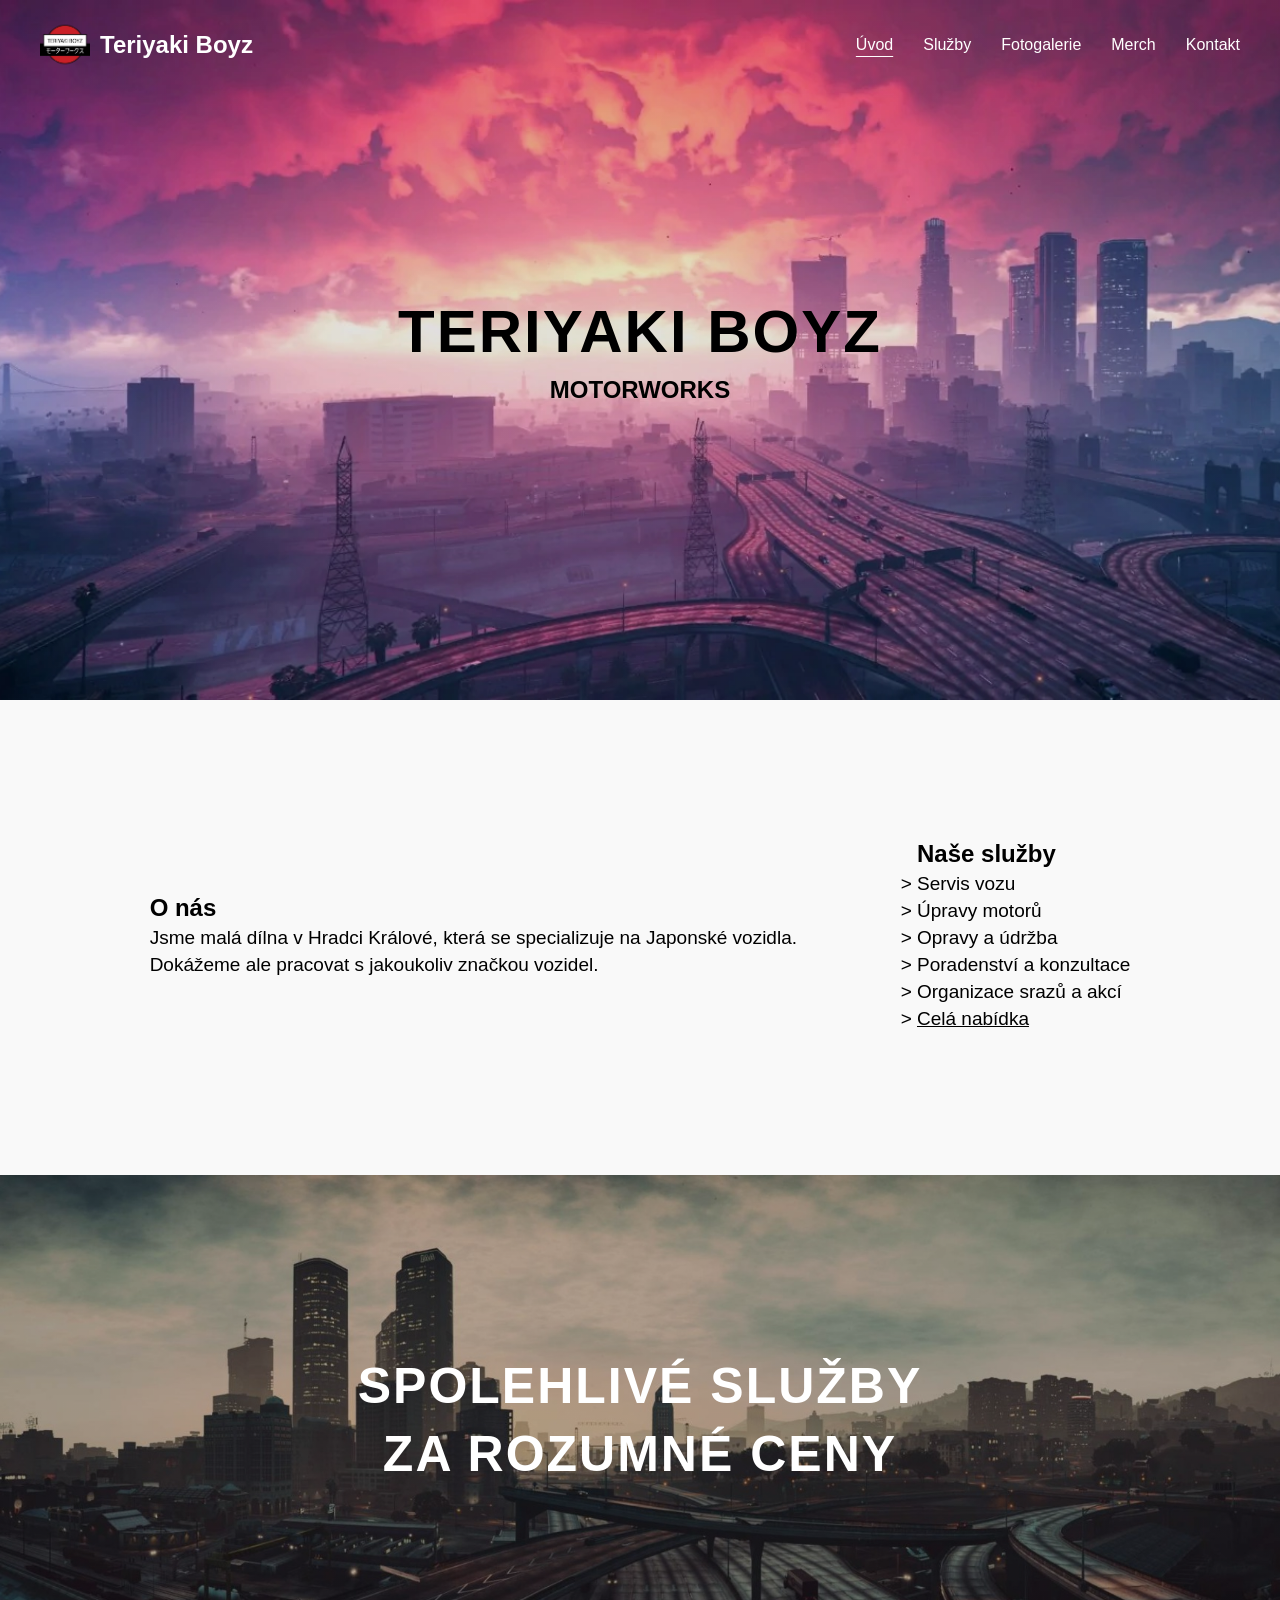
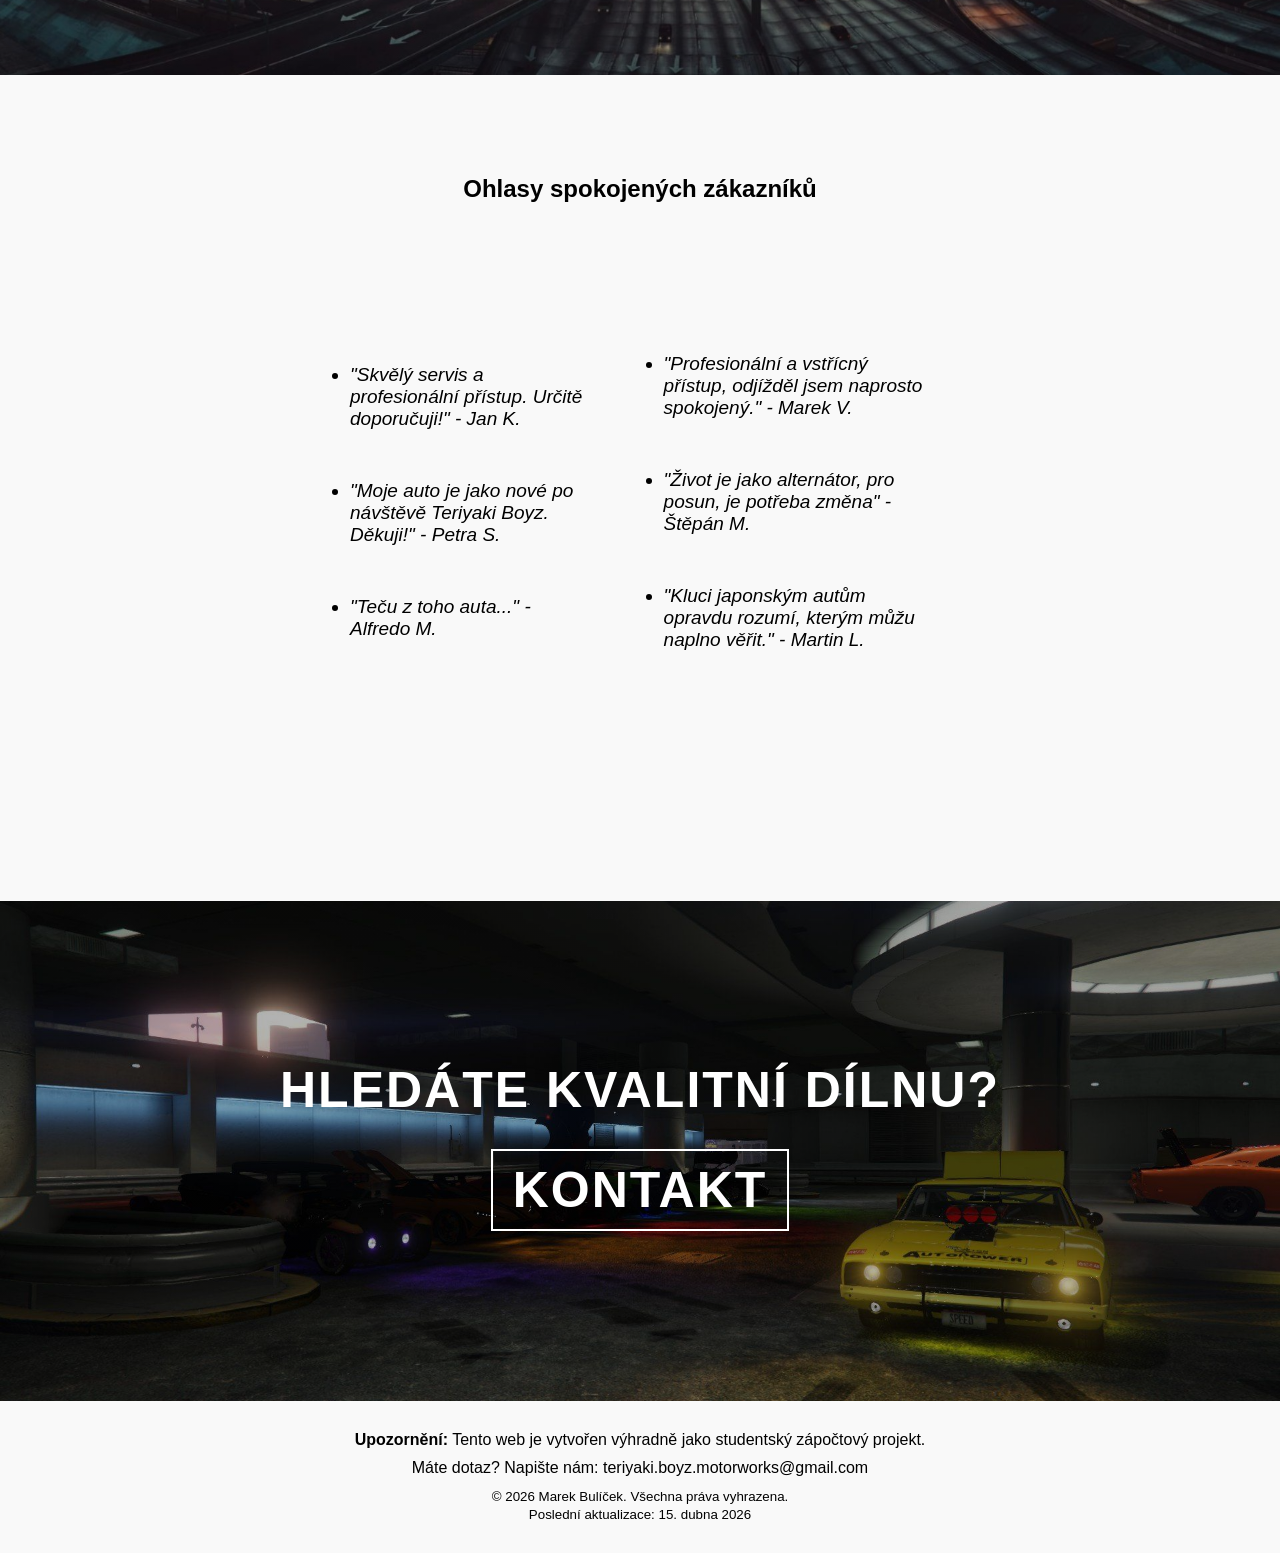
<file: index.html>
<!DOCTYPE html>
<html lang="en">

<head>
    <meta charset="UTF-8">
    <meta name="viewport" content="width=device-width, initial-scale=1.0">
    <title>Úvodní stránka : Teriyaki Boyz</title>
    <link rel="stylesheet" href="style/same-style.css">
    <link rel="stylesheet" href="style/main.css">
    <link rel="icon" href="images/Teriyaki-boyz.png" type="image/x-icon">
</head>

<body>

    <header class="header">
        <div class="logo">
            <img src="images/Teriyaki-boyz.png" alt="Teriyaki Boyz logo">
            <a href="index.html">Teriyaki Boyz</a>
        </div>

        <nav>
            <input type="checkbox" id="menu-toggle" class="menu-checkbox">
            <label for="menu-toggle" class="menu-ikona">
                <span class="cara"></span>
                <span class="cara"></span>
                <span class="cara"></span>
            </label>

            <ul class="hlavni-menu">
                <li><a href="index.html" class="aktivni">Úvod</a></li>
                <li><a href="services.html">Služby</a></li>
                <li><a href="photogalery.html">Fotogalerie</a></li>
                <li><a href="merch.html">Merch</a></li>
                <li><a href="contact.html">Kontakt</a></li>
            </ul>
        </nav>
    </header>

    <!-- Main logo with text -->
    <section class="hero-banner">
        <div class="hero-obsah">
            <h1>TERIYAKI BOYZ</h1>
            <h2>MOTORWORKS</h2>
        </div>
    </section>

    <!-- Information section about the company and services -->
    <section class="info">
        <div class="o-nas">
            <h2>O nás</h2>
            <p>Jsme malá dílna v Hradci Králové, která se specializuje na Japonské vozidla.</p>
            <p>Dokážeme ale pracovat s jakoukoliv značkou vozidel.</p>
        </div>

        <div class="sluzby">
            <h2>Naše služby</h2>
            <ul>
                <li>Servis vozu</li>
                <li>Úpravy motorů</li>
                <li>Opravy a údržba</li>
                <li>Poradenství a konzultace</li>
                <li>Organizace srazů a akcí</li>
                <li><a class="odkaz-services" href="services.html">Celá nabídka</a></li>
            </ul>
        </div>
    </section>

    <!-- Background image with slogan-->
    <section class="hero-banner-2">
        <div class="hero-obsah-2">
            <h2>SPOLEHLIVÉ SLUŽBY</h2>
            <h2>ZA ROZUMNÉ CENY</h2>
        </div>
    </section>

    <section class="ohlasy-zakazniku">
        <h2>Ohlasy spokojených zákazníků</h2>
        <div class="ohlasy">
            <div class="ohlasy1">
                <ul>
                    <li>"Skvělý servis a profesionální přístup. Určitě doporučuji!" - Jan K.</li>
                    <li>"Moje auto je jako nové po návštěvě Teriyaki Boyz. Děkuji!" - Petra S.</li>
                    <li>"Teču z toho auta..." - Alfredo M.</li>
                </ul>
            </div>

            <div class="ohlasy2">
                <ul>
                    <li>"Profesionální a vstřícný přístup, odjížděl jsem naprosto spokojený." - Marek V.</li>
                    <li>"Život je jako alternátor, pro posun, je potřeba změna" - Štěpán M.</li>
                    <li>"Kluci japonským autům opravdu rozumí, kterým můžu naplno věřit." - Martin L.</li>
                </ul>
            </div>
        </div>
    </section>

    <!-- Background image with contact information-->
    <section class="hero-banner-3">
        <div class="hero-obsah-3">
            <h2>HLEDÁTE KVALITNÍ DÍLNU?</h2>
            <h2><a class="kontakt" href="contact.html">KONTAKT</a></h2>
        </div>
    </section>

    <!-- Footer with contact information and copyright -->
    <section class="zapati">
        <div class="zapati-text">
            <p class="skolni-projekt">
                <b>Upozornění:</b> Tento web je vytvořen výhradně jako studentský zápočtový projekt.
            </p>
            <p>Máte dotaz? Napište nám: <a class="email"
                    href="mailto:teriyaki.boyz.motorworks@gmail.com">teriyaki.boyz.motorworks@gmail.com</a></p>
            <p>
                <small>&copy; 2026 Marek Bulíček. Všechna práva vyhrazena.</small><br>
                <small>Poslední aktualizace: 15. dubna 2026</small>
            </p>
        </div>
    </section>

</body>

</html>
</file>
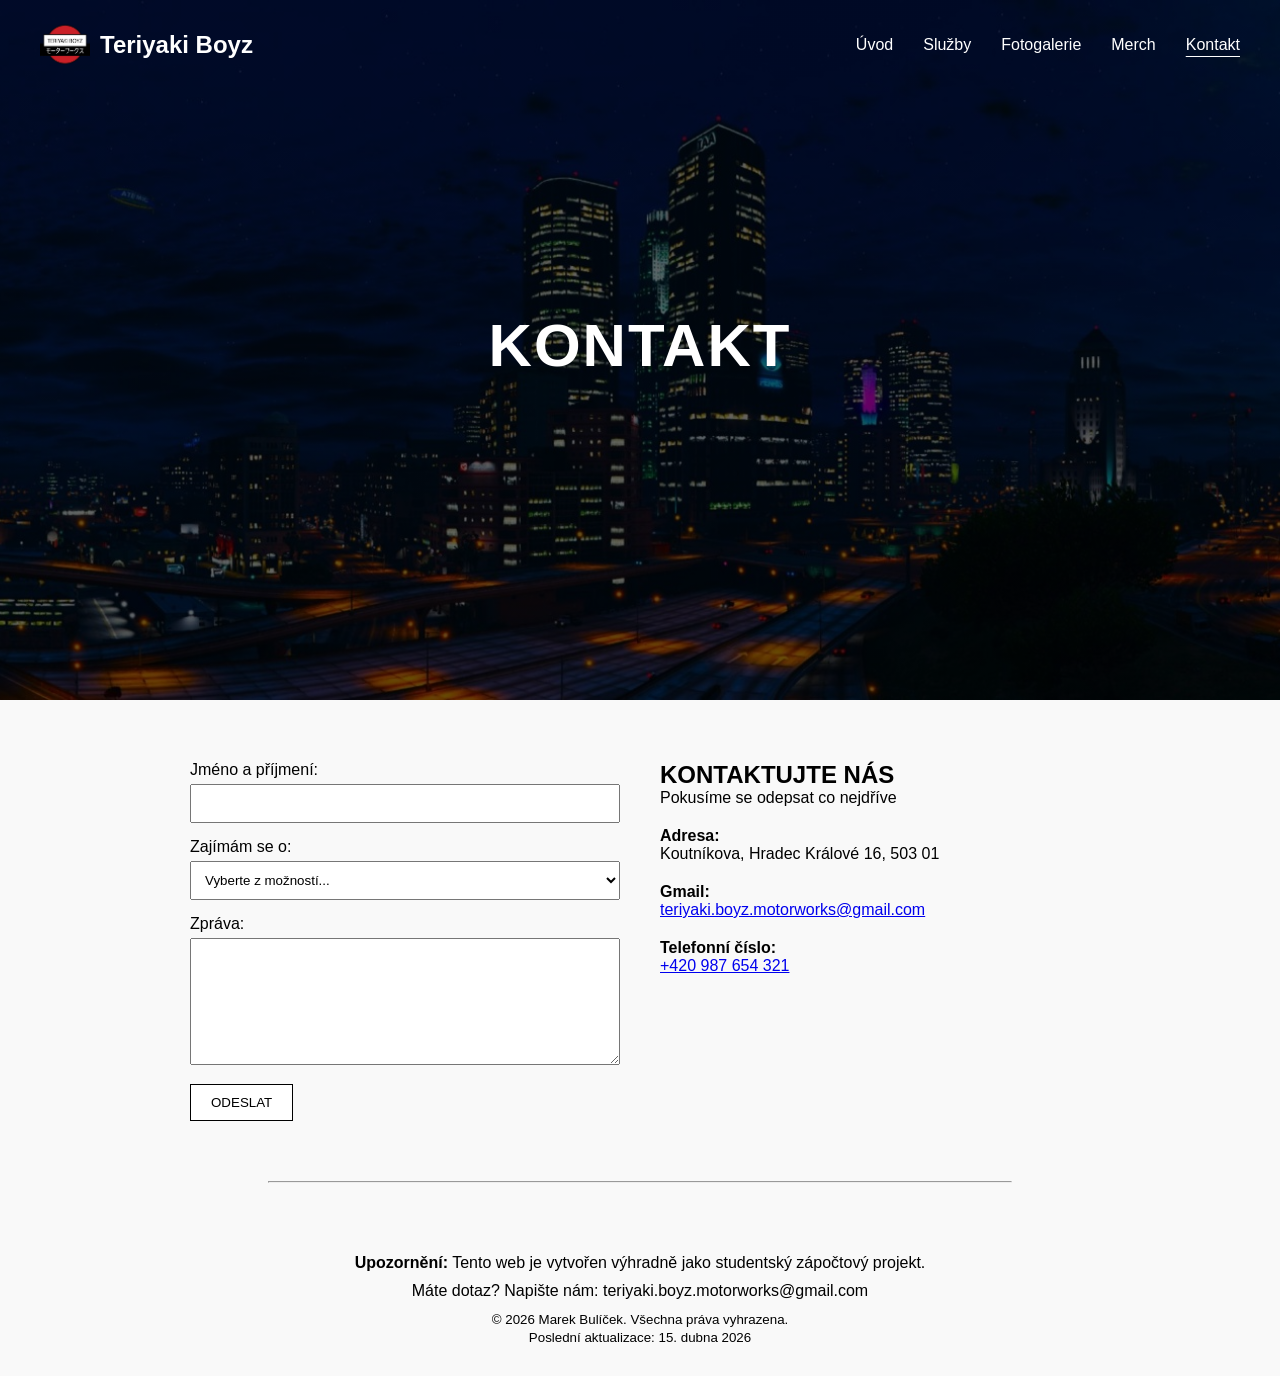
<file: contact.html>
<!DOCTYPE html>
<html lang="en">

<head>
    <meta charset="UTF-8">
    <meta name="viewport" content="width=device-width, initial-scale=1.0">
    <title>Kontakt : Teriyaki Boyz</title>
    <link rel="stylesheet" href="style/same-style.css">
    <link rel="stylesheet" href="style/contact.css">
    <link rel="icon" href="images/Teriyaki-boyz.png" type="image/x-icon">
</head>

<body>

    <header class="header">
        <div class="logo">
            <img src="images/Teriyaki-boyz.png" alt="Teriyaki Boyz logo">
            <a href="index.html">Teriyaki Boyz</a>
        </div>

        <nav>
            <input type="checkbox" id="menu-toggle" class="menu-checkbox">

            <label for="menu-toggle" class="menu-ikona">
                <span class="cara"></span>
                <span class="cara"></span>
                <span class="cara"></span>
            </label>

            <ul class="hlavni-menu">
                <li><a href="index.html">Úvod</a></li>
                <li><a href="services.html">Služby</a></li>
                <li><a href="photogalery.html">Fotogalerie</a></li>
                <li><a href="merch.html">Merch</a></li>
                <li><a href="contact.html" class="aktivni">Kontakt</a></li>
            </ul>
        </nav>
    </header>

    <!-- Main logo with text -->
    <section class="hero-banner">
        <div class="hero-obsah">
            <h1>KONTAKT</h1>
        </div>
    </section>

    <!-- Contact section with form and contact details -->
    <section class="kontakt-sekce">
        <div class="kontakt-grid">

            <div class="kontakt-formular">
                <form action="#" method="POST">

                    <label for="jmeno">Jméno a příjmení:</label>
                    <input type="text" id="jmeno" name="jmeno" required>

                    <label for="sluzba">Zajímám se o:</label>
                    <select id="sluzba" name="sluzba" required>
                        <option value="" disabled selected>Vyberte z možností...</option>
                        <option value="merch">Rezervace merche</option>
                        <option value="oprava">Oprava</option>
                        <option value="tuning">Tuning</option>
                        <option value="import">Import vozidla</option>
                    </select>

                    <label for="zprava">Zpráva:</label>
                    <textarea id="zprava" name="zprava" rows="7" required></textarea>

                    <button type="submit" class="btn-odeslat">ODESLAT</button>

                </form>
            </div>

            <div class="kontakt-udaje">
                <h2>KONTAKTUJTE NÁS</h2>
                <p class="podnadpis">Pokusíme se odepsat co nejdříve</p>

                <address>
                    <div class="kontakt-polozka">
                        <strong>Adresa:</strong><br>
                        <p>Koutníkova, Hradec Králové 16, 503 01</p>
                    </div>

                    <div class="kontakt-polozka">
                        <strong>Gmail:</strong><br>
                        <a href="mailto:teriyaki.boyz.motorworks@gmail.com">teriyaki.boyz.motorworks@gmail.com</a>
                    </div>

                    <div class="kontakt-polozka">
                        <strong>Telefonní číslo:</strong><br>
                        <a href="tel:+420123456789">+420 987 654 321</a>
                    </div>
                </address>
            </div>

        </div>
        <hr>

    </section>

    <!-- Footer with contact information and copyright -->
    <section class="zapati">
        <div class="zapati-text">
            <p class="skolni-projekt">
                <b>Upozornění:</b> Tento web je vytvořen výhradně jako studentský zápočtový projekt.
            </p>
            <p>Máte dotaz? Napište nám: <a class="email"
                    href="mailto:teriyaki.boyz.motorworks@gmail.com">teriyaki.boyz.motorworks@gmail.com</a></p>
            <p>
                <small>&copy; 2026 Marek Bulíček. Všechna práva vyhrazena.</small><br>
                <small>Poslední aktualizace: 15. dubna 2026</small>
            </p>
        </div>
    </section>

</body>

</html>
</file>
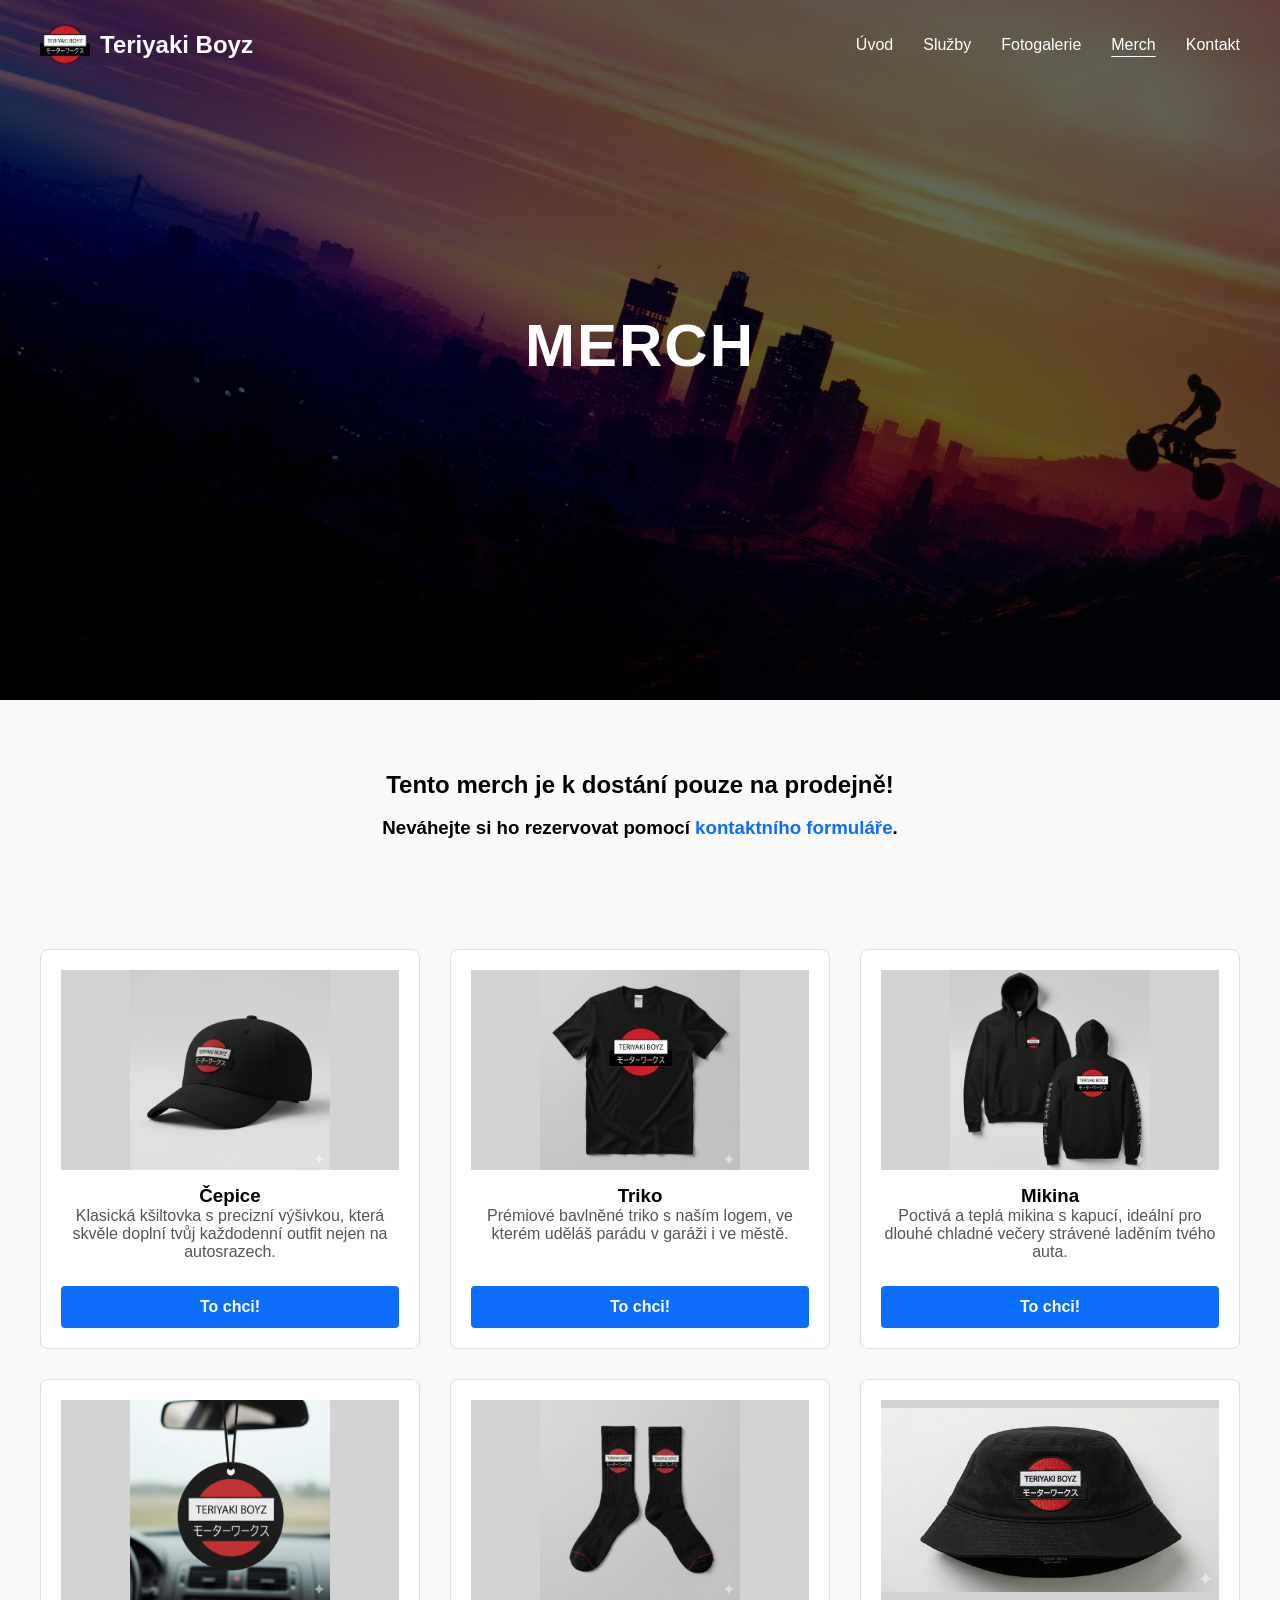
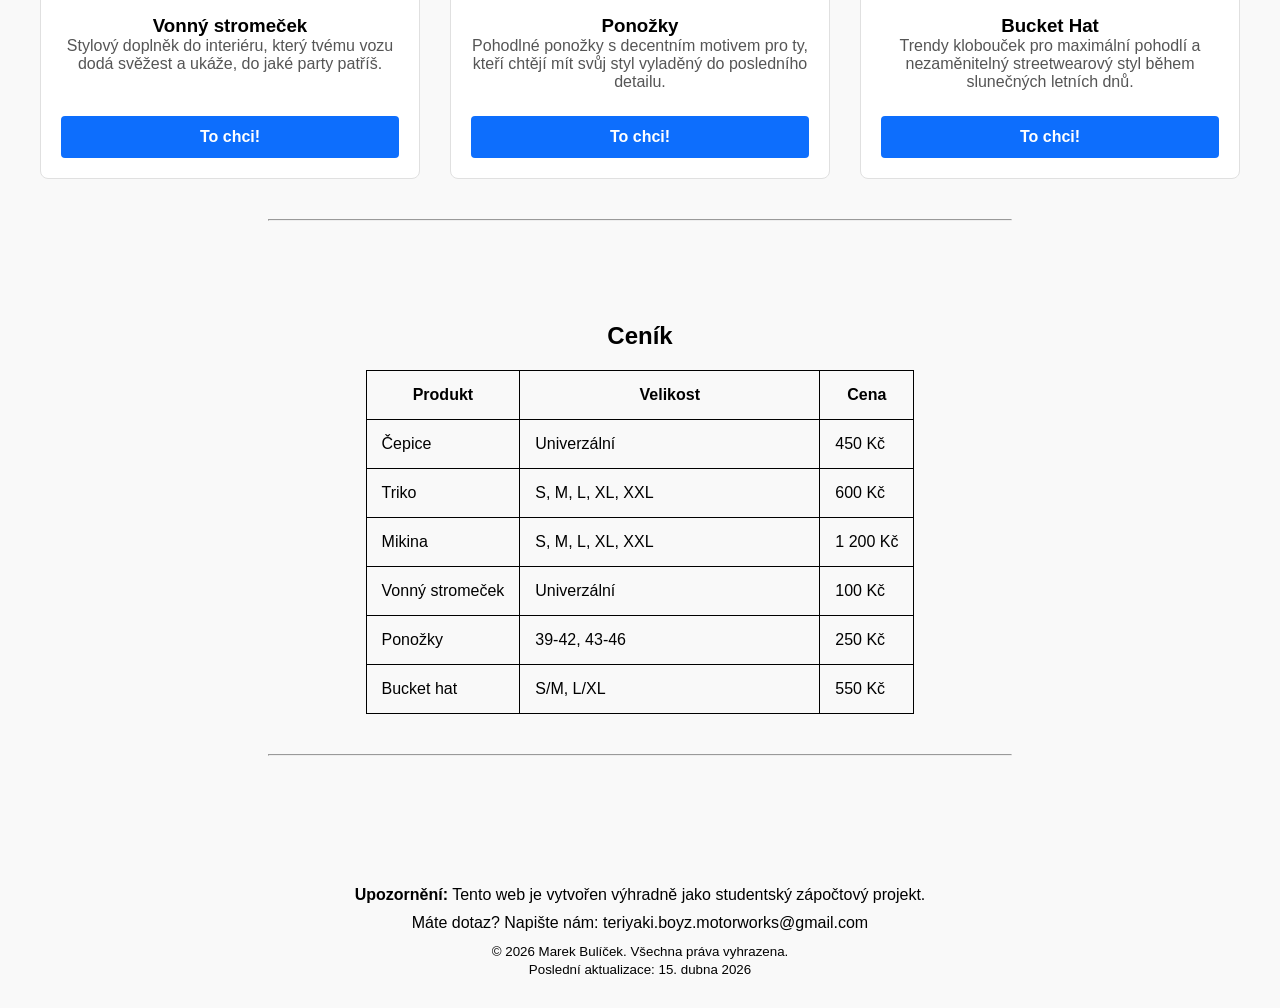
<file: merch.html>
<!DOCTYPE html>
<html lang="en">

<head>
    <meta charset="UTF-8">
    <meta name="viewport" content="width=device-width, initial-scale=1.0">
    <title>Merch : Teriyaki Boyz</title>
    <link rel="stylesheet" href="style/merch.css">
    <link rel="stylesheet" href="style/same-style.css">
    <link rel="icon" href="images/Teriyaki-boyz.png" type="image/x-icon">
</head>

<body>

    <header class="header">
        <div class="logo">
            <img src="images/Teriyaki-boyz.png" alt="Teriyaki Boyz logo">
            <a href="index.html">Teriyaki Boyz</a>
        </div>

        <nav>
            <input type="checkbox" id="menu-toggle" class="menu-checkbox">

            <label for="menu-toggle" class="menu-ikona">
                <span class="cara"></span>
                <span class="cara"></span>
                <span class="cara"></span>
            </label>

            <ul class="hlavni-menu">
                <li><a href="index.html">Úvod</a></li>
                <li><a href="services.html">Služby</a></li>
                <li><a href="photogalery.html">Fotogalerie</a></li>
                <li><a href="merch.html" class="aktivni">Merch</a></li>
                <li><a href="contact.html">Kontakt</a></li>
            </ul>
        </nav>
    </header>

    <!-- Main logo with text -->
    <section class="hero-banner">
        <div class="hero-obsah">
            <h1>MERCH</h1>
        </div>
    </section>

    <!-- Merch section -->
    <section class="sekce-merch">
        <div class="nadpis">
            <h2>Tento merch je k dostání pouze na prodejně!</h2> <br>
            <h3>
                Neváhejte si ho rezervovat pomocí <a class="odkaz-formular" href="contact.html">kontaktního
                    formuláře</a>.
            </h3>
        </div>
        <div class="merch-grid">
            <article class="merch-karta">
                <img src="images/merch/čepice.png" alt="Černá čepice s logem Teriyaki Boyz">
                <h3>Čepice</h3>
                <p>Klasická kšiltovka s precizní výšivkou, která skvěle doplní tvůj každodenní outfit nejen na
                    autosrazech.</p>
                <a href="contact.html" class="btn-rezervovat">To chci!</a>
            </article>

            <article class="merch-karta">
                <img src="images/merch/triko.png" alt="Černé triko s logem Teriyaki Boyz">
                <h3>Triko</h3>
                <p>Prémiové bavlněné triko s naším logem, ve kterém uděláš parádu v garáži i ve městě.</p>
                <a href="contact.html" class="btn-rezervovat">To chci!</a>
            </article>

            <article class="merch-karta">
                <img src="images/merch/mikina.png" alt="Černá mikina s logem Teriyaki Boyz">
                <h3>Mikina</h3>
                <p>Poctivá a teplá mikina s kapucí, ideální pro dlouhé chladné večery strávené laděním tvého auta.</p>
                <a href="contact.html" class="btn-rezervovat">To chci!</a>
            </article>

            <article class="merch-karta">
                <img src="images/merch/stromek.png" alt="Černý vonný stromeček s logem Teriyaki Boyz">
                <h3>Vonný stromeček</h3>
                <p>Stylový doplněk do interiéru, který tvému vozu dodá svěžest a ukáže, do jaké party patříš.</p>
                <a href="contact.html" class="btn-rezervovat">To chci!</a>
            </article>

            <article class="merch-karta">
                <img src="images/merch/ponožky.png" alt="Černé ponožky s logem Teriyaki Boyz">
                <h3>Ponožky</h3>
                <p>Pohodlné ponožky s decentním motivem pro ty, kteří chtějí mít svůj styl vyladěný do posledního
                    detailu.</p>
                <a href="contact.html" class="btn-rezervovat">To chci!</a>
            </article>

            <article class="merch-karta">
                <img src="images/merch/bucket-hat.png" alt="Černá Bucket Hat s logem Teriyaki Boyz">
                <h3>Bucket Hat</h3>
                <p>Trendy klobouček pro maximální pohodlí a nezaměnitelný streetwearový styl během slunečných letních
                    dnů.</p>
                <a href="contact.html" class="btn-rezervovat">To chci!</a>
            </article>
        </div>
        <hr>
    </section>

    <!-- Pricing section -->
    <section class="cenik">
        <h2>Ceník</h2>
        <div class="tabulka">
            <table>
                <thead>
                    <tr>
                        <th>Produkt</th>
                        <th class="middle">Velikost</th>
                        <th>Cena</th>
                    </tr>
                </thead>
                <tbody>
                    <tr>
                        <td>Čepice</td>
                        <td class="middle">Univerzální</td>
                        <td>450 Kč</td>
                    </tr>
                    <tr>
                        <td>Triko</td>
                        <td class="middle">S, M, L, XL, XXL</td>
                        <td>600 Kč</td>
                    </tr>
                    <tr>
                        <td>Mikina</td>
                        <td class="middle">S, M, L, XL, XXL</td>
                        <td>1 200 Kč</td>
                    </tr>
                    <tr>
                        <td>Vonný stromeček</td>
                        <td class="middle">Univerzální</td>
                        <td>100 Kč</td>
                    </tr>
                    <tr>
                        <td>Ponožky</td>
                        <td class="middle">39-42, 43-46</td>
                        <td>250 Kč</td>
                    </tr>
                    <tr>
                        <td>Bucket hat</td>
                        <td class="middle">S/M, L/XL</td>
                        <td>550 Kč</td>
                    </tr>
                </tbody>
            </table>
        </div>
        <hr>
    </section>

    <!-- Footer with contact information and copyright -->
    <section class="zapati">
        <div class="zapati-text">
            <p class="skolni-projekt">
                <b>Upozornění:</b> Tento web je vytvořen výhradně jako studentský zápočtový projekt.
            </p>
            <p>Máte dotaz? Napište nám: <a class="email"
                    href="mailto:teriyaki.boyz.motorworks@gmail.com">teriyaki.boyz.motorworks@gmail.com</a></p>
            <p>
                <small>&copy; 2026 Marek Bulíček. Všechna práva vyhrazena.</small><br>
                <small>Poslední aktualizace: 15. dubna 2026</small>
            </p>
        </div>
    </section>

</body>

</html>
</file>
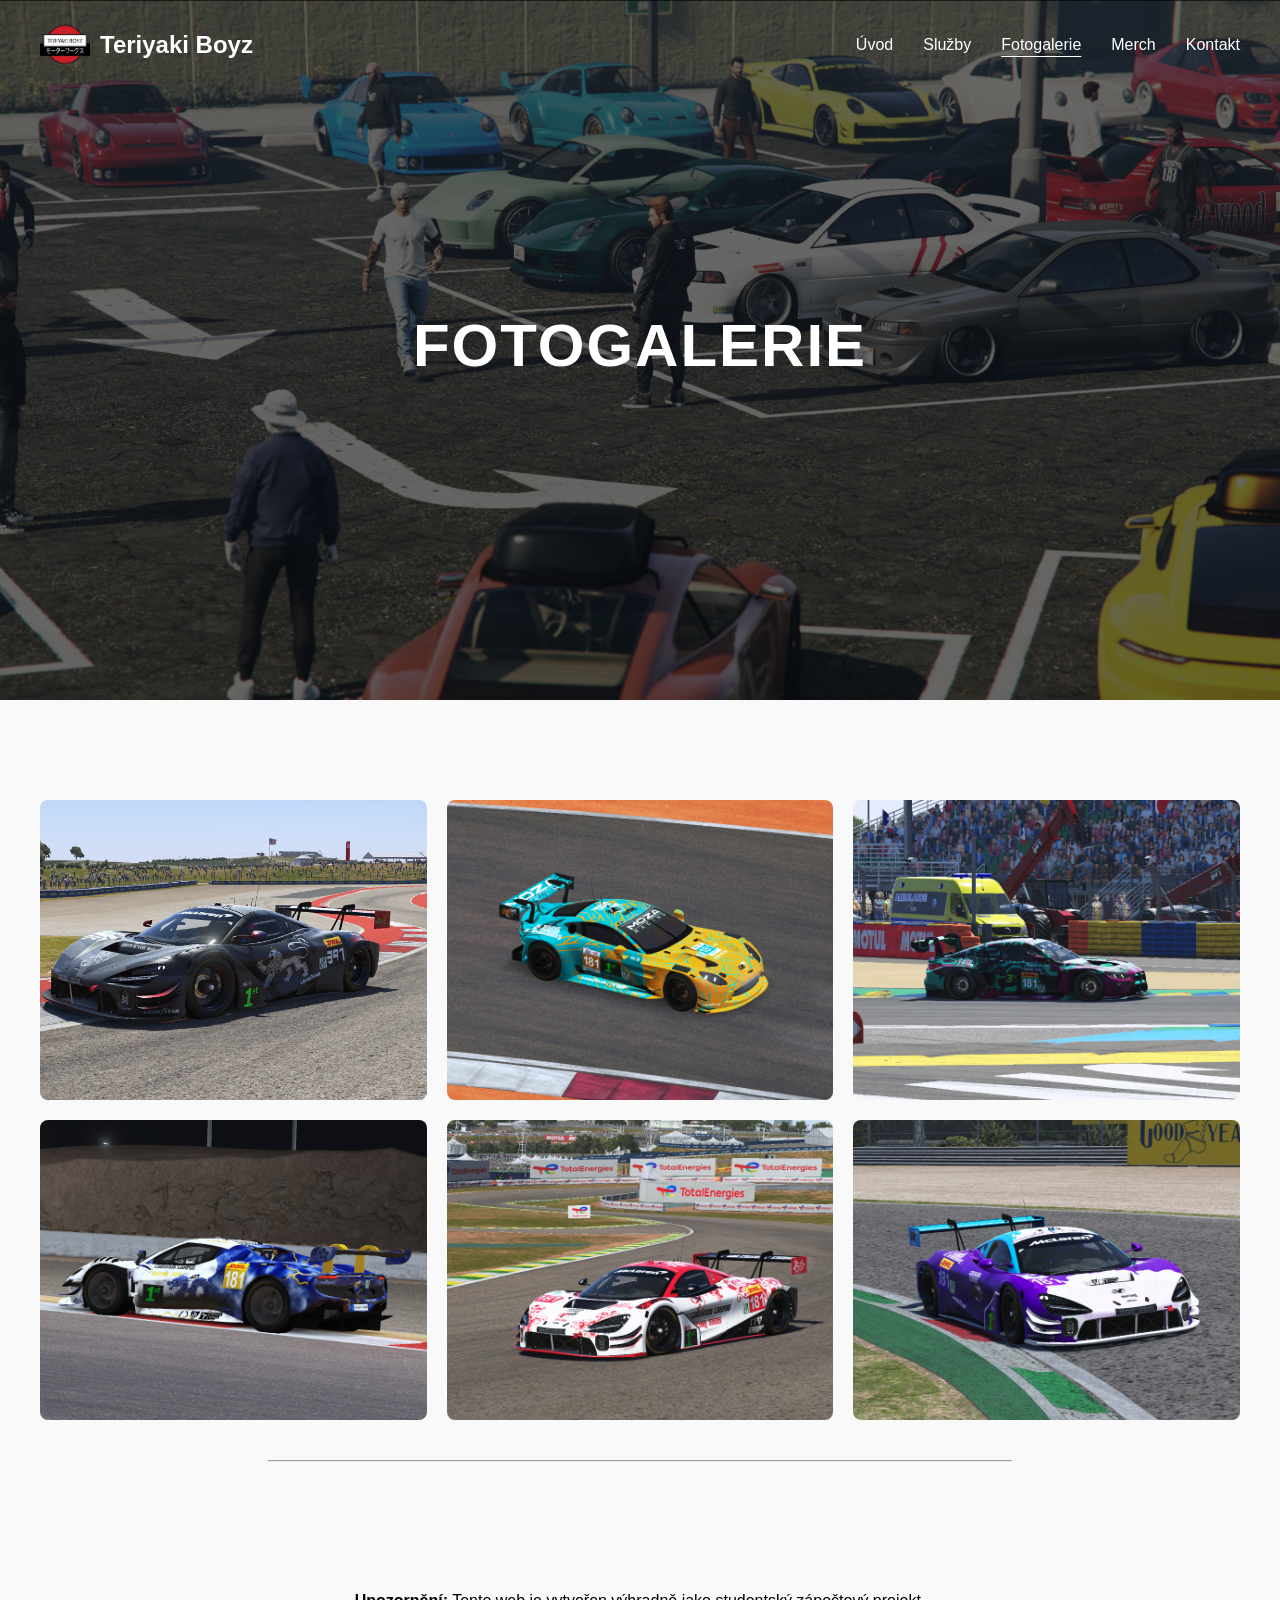
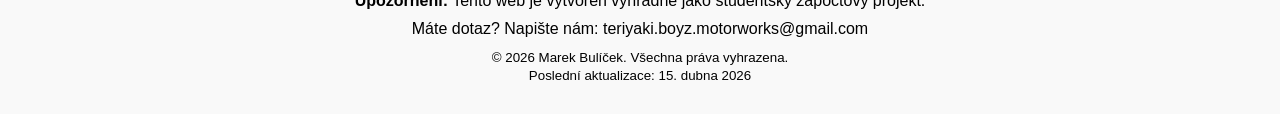
<file: photogalery.html>
<!DOCTYPE html>
<html lang="en">

<head>
    <meta charset="UTF-8">
    <meta name="viewport" content="width=device-width, initial-scale=1.0">
    <title>Fotogalerie : Teriyaki Boyz</title>
    <link rel="stylesheet" href="style/same-style.css">
    <link rel="stylesheet" href="style/photogalery.css">
    <link rel="icon" href="images/Teriyaki-boyz.png" type="image/x-icon">
</head>

<body>

    <header class="header">
        <div class="logo">
            <img src="images/Teriyaki-boyz.png" alt="Teriyaki Boyz logo">
            <a href="index.html">Teriyaki Boyz</a>
        </div>

        <nav>
            <input type="checkbox" id="menu-toggle" class="menu-checkbox">

            <label for="menu-toggle" class="menu-ikona">
                <span class="cara"></span>
                <span class="cara"></span>
                <span class="cara"></span>
            </label>

            <ul class="hlavni-menu">
                <li><a href="index.html">Úvod</a></li>
                <li><a href="services.html">Služby</a></li>
                <li><a href="photogalery.html" class="aktivni">Fotogalerie</a></li>
                <li><a href="merch.html">Merch</a></li>
                <li><a href="contact.html">Kontakt</a></li>
            </ul>
        </nav>
    </header>

    <!-- Main logo with text -->
    <section class="hero-banner">
        <div class="hero-obsah">
            <h1>FOTOGALERIE</h1>
        </div>
    </section>

    <!-- Photo gallery section -->
    <section class="sekce-galerie">
        <div class="grid-galerie">
            <figure class="foto-polozka">
                <a href="#velka-fotka-1">
                    <img src="images/photogalery/photo1.jpg"
                        alt="McLaren na okruhu COTA s nádherným polepem na styl Českého letecva.">
                </a>
            </figure>
            <div id="velka-fotka-1" class="lightbox">
                <a href="#_" class="lightbox-zavrit"></a>
                <img src="images/photogalery/photo1.jpg"
                    alt="McLaren na okruhu COTA s nádherným polepem na styl Českého letecva.">
            </div>

            <figure class="foto-polozka">
                <a href="#velka-fotka-2">
                    <img src="images/photogalery/photo2.jpg"
                        alt="Aston Martin na okruhu Qatar s polepem na styl Ptakopyska Perryho.">
                </a>
            </figure>
            <div id="velka-fotka-2" class="lightbox">
                <a href="#_" class="lightbox-zavrit"></a>
                <img src="images/photogalery/photo2.jpg"
                    alt="Aston Martin na okruhu Qatar s polepem na styl Ptakopyska Perryho.">
            </div>


            <figure class="foto-polozka">
                <a href="#velka-fotka-3">
                    <img src="images/photogalery/photo3.jpg"
                        alt="BMW M3 na okruhu Le Mans s polepem na styl plošný spoj.">
                </a>
            </figure>
            <div id="velka-fotka-3" class="lightbox">
                <a href="#_" class="lightbox-zavrit"></a>
                <img src="images/photogalery/photo3.jpg" alt="BMW M3 na okruhu Le Mans s polepem na styl plošný spoj.">
            </div>

            <figure class="foto-polozka">
                <a href="#velka-fotka-4">
                    <img src="images/photogalery/photo4.jpg"
                        alt="Ferrari na okruhu Bahrain s polepem na styl japonského umění Kintsugi.">
                </a>
            </figure>
            <div id="velka-fotka-4" class="lightbox">
                <a href="#_" class="lightbox-zavrit"></a>
                <img src="images/photogalery/photo4.jpg"
                    alt="Ferrari na okruhu Bahrain s polepem na styl japonského umění Kintsugi.">
            </div>

            <figure class="foto-polozka">
                <a href="#velka-fotka-5">
                    <img src="images/photogalery/photo5.jpg"
                        alt="McLaren na okruhu Interlagos s nadhérným japonským polepem s červenými okvětními lístky.">
                </a>
            </figure>
            <div id="velka-fotka-5" class="lightbox">
                <a href="#_" class="lightbox-zavrit"></a>
                <img src="images/photogalery/photo5.jpg"
                    alt="McLaren na okruhu Interlagos s nadhérným japonským polepem s červenými okvětními lístky.">
            </div>

            <figure class="foto-polozka">
                <a href="#velka-fotka-6">
                    <img src="images/photogalery/photo6.jpg"
                        alt="McLaren na okruhu Monza s speciálním polepem na styl různého mixu barev, konkrétně modrá, fialová a bílá.">
                </a>
            </figure>
            <div id="velka-fotka-6" class="lightbox">
                <a href="#_" class="lightbox-zavrit"></a>
                <img src="images/photogalery/photo6.jpg"
                    alt="McLaren na okruhu Monza s speciálním polepem na styl různého mixu barev, konkrétně modrá, fialová a bílá.">
            </div>

        </div>
        <hr>
    </section>

    <!-- Footer with contact information and copyright -->
    <section class="zapati">
        <div class="zapati-text">
            <p class="skolni-projekt">
                <b>Upozornění:</b> Tento web je vytvořen výhradně jako studentský zápočtový projekt.
            </p>
            <p>Máte dotaz? Napište nám: <a class="email"
                    href="mailto:teriyaki.boyz.motorworks@gmail.com">teriyaki.boyz.motorworks@gmail.com</a></p>
            <p>
                <small>&copy; 2026 Marek Bulíček. Všechna práva vyhrazena.</small><br>
                <small>Poslední aktualizace: 15. dubna 2026</small>
            </p>
        </div>
    </section>

</body>

</html>
</file>
<file: style/same-style.css>
* {
    font-family: roboto, sans-serif;
    box-sizing: border-box;
    margin: 0;
    padding: 0;
}

html {
    scroll-behavior: smooth;
}

hr {
    width: 60%;
    height: 2px;
    background-color: #000000;
    margin: 40px auto;
}

.menu-checkbox {
    display: none; 
}

.menu-ikona {
    display: none; 
    flex-direction: column;
    cursor: pointer;
    gap: 5px;
}

.menu-ikona .cara {
    width: 30px;
    height: 3px;
    background-color: #ffffff;
    border-radius: 3px;
    transition: 0.3s; 
}

.header {
    position: absolute;
    top: 0;
    left: 0;
    width: 100%;
    background-color: transparent;
    z-index: 1000;
    display: flex;
    justify-content: space-between;
    align-items: center;
    padding: 20px 40px;
}

.logo {
    display: flex;
    align-items: center;
}

.logo a {
    color: #ffffff;
    font-size: 24px;
    font-weight: bold;
    text-decoration: none;
}

.logo img {
    height: 50px;
    margin-right: 10px;
}

.hlavni-menu {
    display: flex;
    list-style: none;
    gap: 30px;
}

.hlavni-menu a {
    color: #ffffff;
    text-decoration: none;
    font-size: 16px;
    transition: color 0.3s;
}

.hlavni-menu a.aktivni {
    text-decoration: underline;
    text-underline-offset: 6px;
}

.hlavni-menu a:hover {
    color: #a0a0a0;
}

.hero-banner {
    background-size: cover;
    background-position: center;
    min-height: 700px;
    display: flex;
    justify-content: center;
    align-items: center;
}

.hero-obsah {
    text-align: center;
}

.hero-obsah h1 {
    font-size: 60px;
    margin-bottom: 10px;
    letter-spacing: 2px;
}

.zapati {
    background-color: #f9f9f9;
    color: #000000;
    text-align: center;
    padding: 20px;
}

.zapati .zapati-text p {
    margin: 10px;
}

.email {
    text-decoration: none;
    color: #000000;
}

@media (max-width: 800px){
    .menu-ikona {
        display: flex;
    }

    .hlavni-menu {
        display: none;
        flex-direction: column; 
        position: absolute;     
        top: 90px;              
        left: 0;
        width: 100%;            
        background-color: rgba(0, 0, 0, 0.5); 
        text-align: center;
        padding: 30px 0;
        gap: 20px; 
    }

    .menu-checkbox:checked ~ .hlavni-menu {
        display: flex;
    }

    .hlavni-menu a {
        font-size: 20px;
    }

    .hero-banner {
        min-height: 500px !important;
    }
}
</file>
<file: style/main.css>
/* #region Responzivita */
@media (max-width: 800px){
    .info{
        flex-direction: column;
        padding: 40px 20px;
    }

    .info .o-nas, .info .sluzby{
        padding: 20px;
    }

    .ohlasy-zakazniku{
        padding: 40px 20px;
    }

    .ohlasy-zakazniku .ohlasy{
        flex-direction:column;
        padding: 20px 0 !important;
    }

    .ohlasy-zakazniku .ohlasy .ohlasy1{
        margin-right: 0;
        margin-bottom: 40px;
    }

    .ohlasy-zakazniku .ohlasy .ohlasy2{
        margin-left: 0 !important;
    }
}
/* #endregion */

/* #region Hero banner 1 */
.hero-banner {
    background-image: 
        linear-gradient(rgba(0, 0, 0, 0.1), rgba(0, 0, 0, 0.1)),
        url("../images/main/background1.webp"); 
    
    background-size: cover;
    background-position: center;
    min-height: 700px; 
    display: flex;
    justify-content: center;
    align-items: center;
}

.hero-obsah h1 {
    color: #000000;
}

.hero-obsah h2 {
    color: #000000;
}
/*#endregion*/

/* #region Hero banner 2 */
.hero-banner-2 {
    background-image: 
        linear-gradient(rgba(0, 0, 0, 0.3), rgba(0, 0, 0, 0.3)), 
        url('../images/main/background2.jpg');

    background-size: cover;
    background-position: center;
    min-height: 500px; 
    display: flex;
    justify-content: center;
    align-items: center;
}

.hero-obsah-2 {
    text-align: center;
}

.hero-obsah-2 h2 {
    color: #ffffff;
    font-size: 50px;
    margin-bottom: 10px;
    letter-spacing: 2px;
}
/* #endregion */

/* #region Hero banner 3 */
/* Styl pro sekci hero banner 3 */
.hero-banner-3 {
    /* Tady se děje to kouzlo - vložíš fotku na pozadí */
    /* Nezapomeň upravit cestu k obrázku podle tvých složek */
    background-image: 
        linear-gradient(rgba(0, 0, 0, 0.3), rgba(0, 0, 0, 0.3)), 
        url('../images/main/background3.jpg');
    
    /* Tyto dvě vlastnosti zajistí, že se obrázek nezdeformuje a vyplní celý blok */
    background-size: cover;
    background-position: center;
    
    /* Nastavíme minimální výšku banneru, aby byl pěkně velký */
    /* Můžeš zkusit i hodnotu např. '80vh' (80 % výšky obrazovky) */
    min-height: 500px; 
    
    /* Znovu použijeme náš oblíbený Flexbox pro vycentrování textu uvnitř */
    display: flex;
    justify-content: center; /* Horizontálně na střed */
    align-items: center;     /* Vertikálně na střed */
}

/* Stylování samotného textu */
.hero-obsah-3 {
    text-align: center; /* Aby byly oba nadpisy vycentrované vůči sobě */
}

.hero-obsah-3 .kontakt{ 
    padding: 10px 20px;
    text-decoration: none;
    font-size: 50px;
    margin-top: 20px;
    color: #ffffff;
}

.hero-obsah-3 h2 {
    color: #ffffff;
    font-size: 50px;
    margin-bottom: 10px; /* Malá mezera mezi nadpisy */
    letter-spacing: 2px; /* Lehce roztáhne písmena od sebe pro modernější vzhled */
}

/* Design tlačítka */
.kontakt {
    display: inline-block;    /* Zásadní pro správné fungování paddingu */
    padding: 12px 30px;       /* Vnitřní prostor tlačítka */
    border: 2px solid #ffffff; /* Tvůj požadovaný malý border */
    text-decoration: none;    /* Odstraní podtržení textu */
    color: #ffffff;           /* Barva textu */
    text-transform: uppercase; /* Všechna písmena velká pro agresivnější vzhled */
    font-weight: bold;
    transition: all 0.3s ease; /* Plynulý přechod mezi stavy (hover) */
    margin-top: 15px;
}

/* Hover efekt - co se stane při najetí myší */
.kontakt:hover {
    background-color: #ffffff; /* Tlačítko se "vyplní" bílou */
    color: #000000;              /* Text zčerná, aby byl na bílé vidět */
    cursor: pointer;          /* Ukáže ikonku ruky */
}

/* #endregion */

/* #region O nás */
.info{
    padding: 80px 80px;
    background-color: #f9f9f9;

    display: flex;
    justify-content:center;
    align-items: center;
    padding: 80px 80px
}

.info .o-nas {
    padding: 60px;
}

.o-nas p{
    margin-bottom: 5px;
    margin-top: 5px;
    font-size: 19px;
}

.info .sluzby {
    padding: 60px;
}

.info .sluzby .odkaz-services {
    text-decoration: underline;
    color: #000000;
}

.sluzby li{
    margin-bottom: 5px;
    margin-top: 5px;
    list-style-type: "> ";
    font-size: 19px;
}
/*#endregion*/

/* #region Ohlasy zákazníků */

.ohlasy-zakazniku{
    padding: 100px;
    background-color: #f9f9f9;
}

.ohlasy-zakazniku li {
    margin: 50px 0;
    font-size: 19px;
}

.ohlasy-zakazniku h2{
    text-align: center;
}

.ohlasy-zakazniku .ohlasy{
    display: flex;
    justify-content: space-between;
    align-items: center;
    padding: 100px 250px;
    font-style: italic;
}

.ohlasy-zakazniku .ohlasy .ohlasy1{
    margin-right: 40px;
}

.ohlasy-zakazniku .ohlasy .ohlasy2{
    margin-left: 40px;
}
/* #endregion */
</file>
<file: style/contact.css>
/* #region Hero banner 1 */
.hero-banner {
    background-image:
        linear-gradient(rgba(0, 0, 0, 0.6), rgba(0, 0, 0, 0.6)),
        url('../images/contact/background1.jpg');
}

.hero-obsah h1 {
    color: #ffffff;
}

/*#endregion*/

/* #region Kontakt */

.kontakt-sekce {
    background-color: #f9f9f9;
    padding: 1px 20px;
}

.kontakt-grid {
    display: grid;
    grid-template-columns: 1fr 1fr;
    gap: 40px;
    max-width: 900px;
    margin: 60px auto;
}

.kontakt-formular label {
    display: block;
    margin-bottom: 5px;
}

.kontakt-formular input,
.kontakt-formular select,
.kontakt-formular textarea {
    width: 100%;
    margin-bottom: 15px;
    padding: 10px;
}

.kontakt-formular textarea {
    resize: vertical;
}

.btn-odeslat {
    background-color: white;
    border: 1px solid black;
    padding: 10px 20px;
    cursor: pointer;
}

.kontakt-udaje address {
    font-style: normal;
    padding-top: 20px;
}

.kontakt-polozka {
    margin-bottom: 20px;
}

/* #endregion */

/* #region Responzivita */
@media (max-width: 800px){
    .kontakt-grid {
        grid-template-columns: 1fr; 
        gap: 60px;
    }

    .kontakt-formular input,
    .kontakt-formular select,
    .kontakt-formular textarea {
        box-sizing: border-box;
        padding: 12px;
        font-size: 18px;
    }

    .kontakt-formular label{    
        font-size: 19px;
    }
}
/* #endregion */
</file>
<file: style/merch.css>
/* #region Hero banner 1 */
/* Styl pro hero banner */
.hero-banner {
    background-image:
        linear-gradient(rgba(0, 0, 0, 0.6), rgba(0, 0, 0, 0.6)),
        url('../images/merch/background1.jpg');
}

.hero-obsah h1 {
    color: #ffffff;
}

/*#endregion*/

/*#region Merch Grid */
.merch-grid {
    background-color: #f9f9f9;
    display: grid;
    grid-template-columns: repeat(3, 1fr);
    gap: 30px;
    max-width: 1200px;
    margin: 40px auto;
}

.merch-karta {
    border: 1px solid #e0e0e0;
    border-radius: 8px;
    padding: 20px;
    text-align: center;
    background-color: #ffffff;
    display: flex;
    flex-direction: column;
}

.sekce-merch {
    padding: 1px 20px;
    background-color: #f9f9f9;
}

.sekce-merch .nadpis {
    padding: 70px;
    text-align: center;
}

.sekce-merch .odkaz-formular {
    text-decoration: none;
    color: #0d6efd;
    font-weight: bold;
}

.sekce-merch .odkaz-formular:hover {
    color: #0b5ed7;
    transition: color 0.3s;
}

.merch-karta img {
    width: 100%;
    height: 200px;
    object-fit: contain;
    /* Roztažený obrázku */
    margin-bottom: 15px;
    background-color: #f9f9f9;
}

/* Textový popis */
.merch-karta p {
    color: #555;
    margin-bottom: 25px;
    flex-grow: 1;
}

.merch-karta img {
    background-color: #d3d3d3;
}

.btn-rezervovat {
    display: block;
    background-color: #0d6efd;
    color: #ffffff;
    padding: 12px 0;
    text-decoration: none;
    font-weight: bold;
    border-radius: 4px;
    transition: background-color 0.3s;
}

.btn-rezervovat:hover {
    background-color: #0b5ed7;
}

/*#endregion*/

/*#region Ceník*/
.cenik .tabulka {
    background-color: #f9f9f9;
}

.cenik {
    padding: 60px 20px;
    background-color: #f9f9f9;
}

.cenik .tabulka table {
    margin: 0 auto;
}

table,
th,
td {
    border: 1px solid #000;
    border-collapse: collapse;
}

th,
td {
    padding: 15px;
}

.cenik h2 {
    text-align: center;
    color: #000000;
    padding-bottom: 20px;
}

.middle {
    width: 300px;
}

/*#endregion*/

/* #region Responzivita */
@media (max-width: 800px) {
    .merch-grid {
        grid-template-columns: repeat(2, 1fr);
    }
}

/* #endregion */
</file>
<file: style/photogalery.css>
/* #region Hero banner 1 */
.hero-banner {
    background-image:
        linear-gradient(rgba(0, 0, 0, 0.6), rgba(0, 0, 0, 0.6)),
        url('../images/photogalery/background1.png');
}

.hero-obsah h1 {
    color: #ffffff;
}

/*#endregion*/

/*#region Fotogalerie */
.sekce-galerie {
    padding: 60px 20px;
    text-align: center;
    background-color: #f9f9f9;
}

.grid-galerie {
    display: grid;
    grid-template-columns: repeat(3, 1fr);
    gap: 20px;
    max-width: 1200px;
    margin: 40px auto 0;
}

.foto-polozka {
    margin: 0;
    overflow: hidden;
    border-radius: 8px;
}

.foto-polozka img {
    width: 100%;
    height: 300px;
    object-fit: cover;
    display: block;
    transition: transform 0.4s ease;
}

.foto-polozka img:hover {
    transform: scale(1.05);
    cursor: pointer;
}

/* #endregion */

/*#region Lightbox */
.lightbox {
    display: none;
    position: fixed;
    top: 0;
    left: 0;
    width: 100%;
    height: 100%;
    background-color: rgba(0, 0, 0, 0.8);
    z-index: 1001;
}

.lightbox:target {
    display: flex;
    justify-content: center;
    align-items: center;
}

.lightbox img {
    max-width: 90%;
    max-height: 90%;
    border: 2px solid white;
}

.lightbox-zavrit {
    position: absolute;
    top: 0;
    left: 0;
    width: 100%;
    height: 100%;
    cursor: default;
}
/* #endregion */

/* #region Responzivita */
@media (max-width: 800px){
    .grid-galerie {
        grid-template-columns: repeat(2, 1fr);
    }
}
/* #endregion */
</file>
